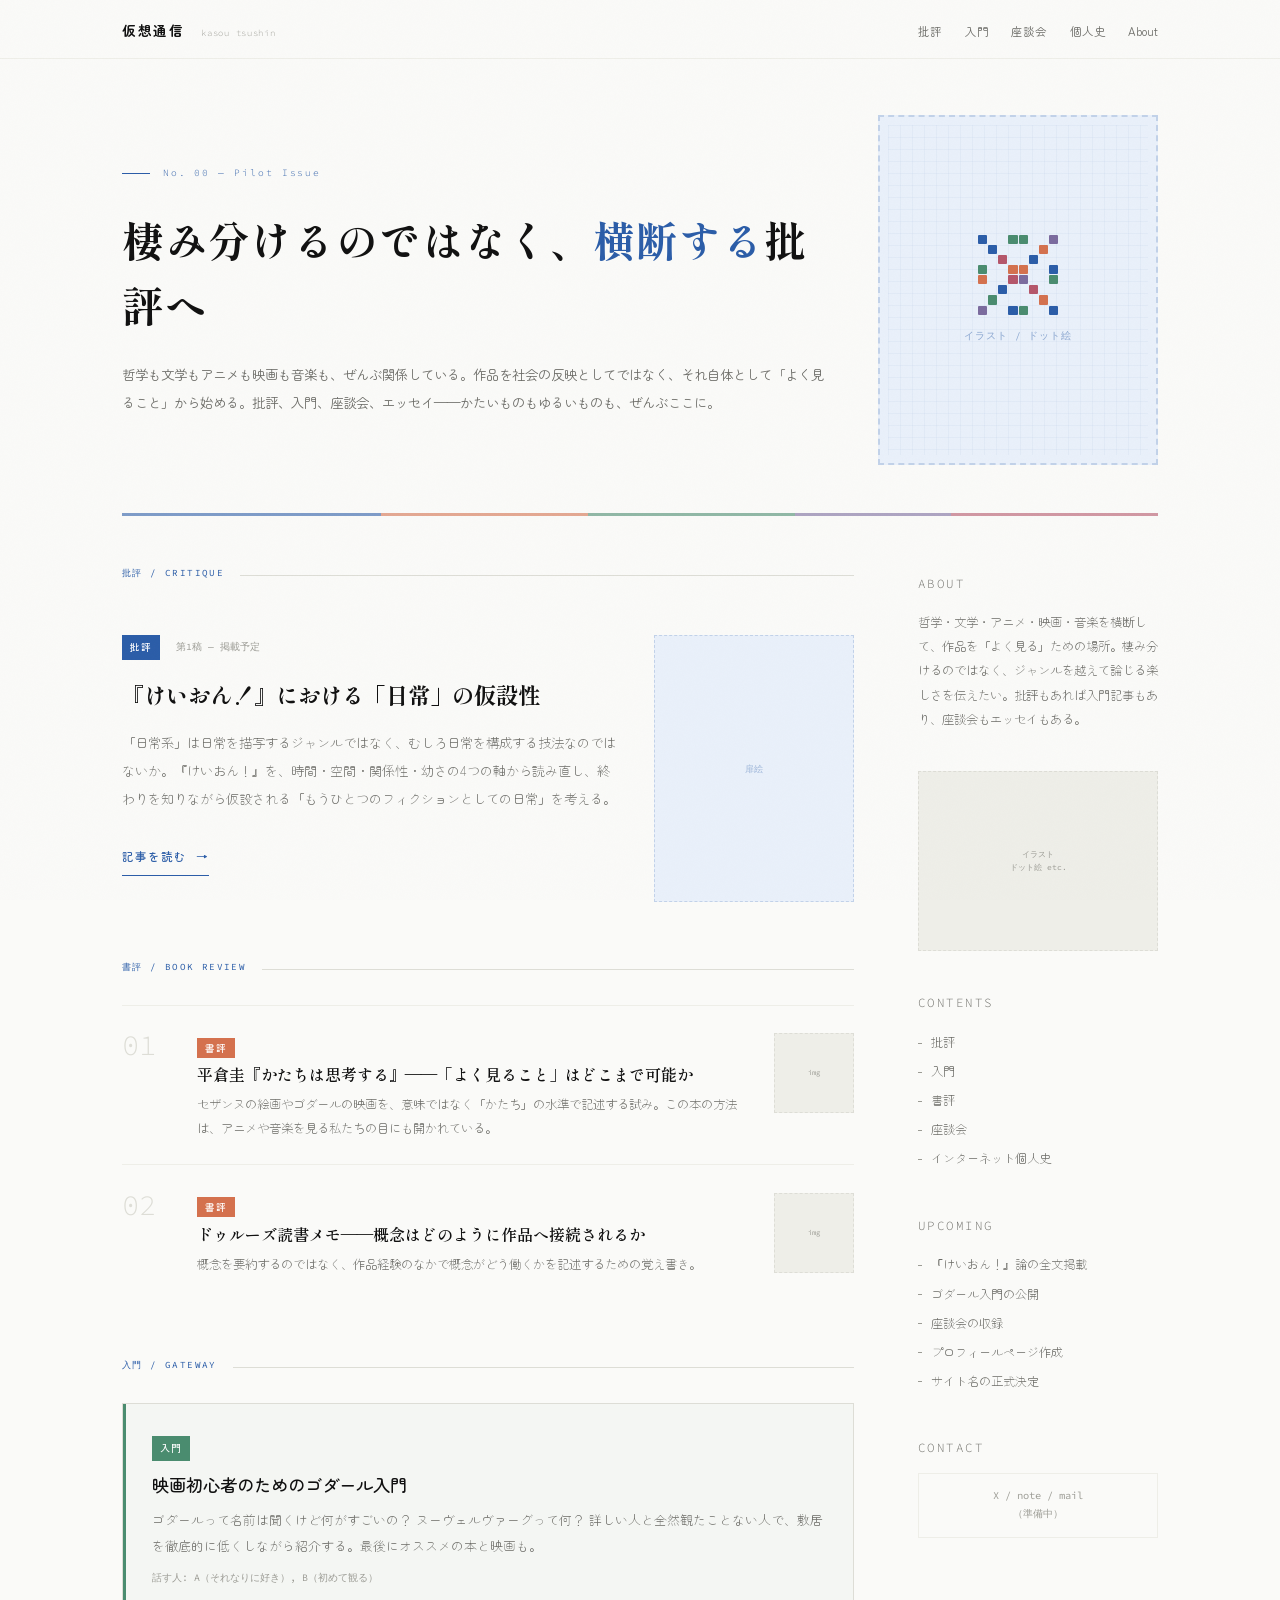
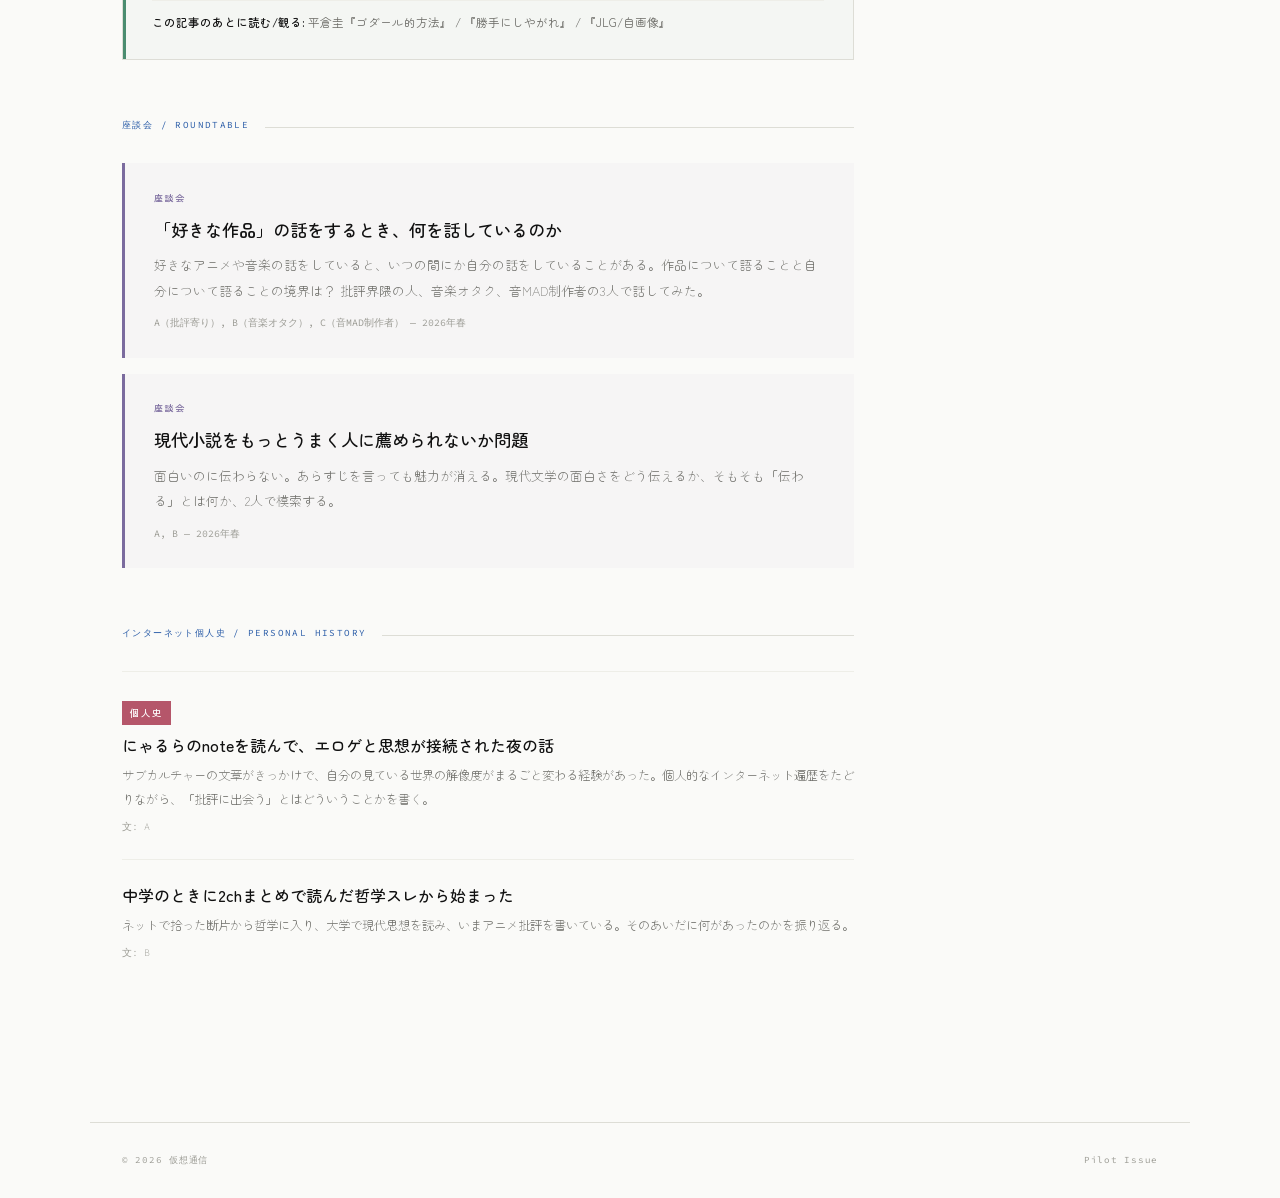
<file: index.html>
<!DOCTYPE html>
<html lang="ja">
<head>
  <meta charset="UTF-8">
  <meta name="viewport" content="width=device-width, initial-scale=1.0">
  <title>仮想通信</title>
  <link rel="stylesheet" href="style.css">
</head>
<body>

  <header class="site-header">
    <div class="header-inner">
      <div>
        <a href="index.html" class="site-title">仮想通信</a>
        <span class="site-title-sub">kasou tsushin</span>
      </div>
      <button class="nav-toggle" aria-label="メニュー" onclick="document.querySelector('.site-nav').classList.toggle('open')">
        <span></span><span></span><span></span>
      </button>
      <nav class="site-nav">
        <ul>
          <li><a href="#critique">批評</a></li>
          <li><a href="#intro">入門</a></li>
          <li><a href="#zadankai">座談会</a></li>
          <li><a href="#history">個人史</a></li>
          <li><a href="#about">About</a></li>
        </ul>
      </nav>
    </div>
  </header>

  <!-- Hero -->
  <section class="hero">
    <div class="hero-text">
      <p class="hero-issue">No. 00 — Pilot Issue</p>
      <h1>棲み分けるのではなく、<em>横断する</em>批評へ</h1>
      <p class="hero-desc">哲学も文学もアニメも映画も音楽も、ぜんぶ関係している。作品を社会の反映としてではなく、それ自体として「よく見ること」から始める。批評、入門、座談会、エッセイ——かたいものもゆるいものも、ぜんぶここに。</p>
    </div>
    <div class="hero-visual">
      <div class="pixel-deco" aria-hidden="true">
        <span style="background:#2b5da8"></span><span></span><span></span><span style="background:#4a8c6f"></span><span style="background:#4a8c6f"></span><span></span><span></span><span style="background:#7b6b9e"></span>
        <span></span><span style="background:#2b5da8"></span><span></span><span></span><span></span><span></span><span style="background:#d4714e"></span><span></span>
        <span></span><span></span><span style="background:#b5566a"></span><span></span><span></span><span style="background:#2b5da8"></span><span></span><span></span>
        <span style="background:#4a8c6f"></span><span></span><span></span><span style="background:#d4714e"></span><span style="background:#d4714e"></span><span></span><span></span><span style="background:#2b5da8"></span>
        <span style="background:#d4714e"></span><span></span><span></span><span style="background:#b5566a"></span><span style="background:#7b6b9e"></span><span></span><span></span><span style="background:#4a8c6f"></span>
        <span></span><span></span><span style="background:#2b5da8"></span><span></span><span></span><span style="background:#b5566a"></span><span></span><span></span>
        <span></span><span style="background:#4a8c6f"></span><span></span><span></span><span></span><span></span><span style="background:#d4714e"></span><span></span>
        <span style="background:#7b6b9e"></span><span></span><span></span><span style="background:#2b5da8"></span><span style="background:#4a8c6f"></span><span></span><span></span><span style="background:#2b5da8"></span>
      </div>
      <span class="hero-visual-label">イラスト / ドット絵</span>
    </div>
  </section>

  <div class="divider divider-color"><div class="divider-line"></div></div>

  <div class="main-grid">
    <main>

      <!-- 批評 -->
      <section class="featured" id="critique">
        <div class="section-head">
          <span class="section-head-label">批評 / Critique</span>
          <span class="section-head-line"></span>
        </div>
        <div class="featured-card">
          <div class="featured-card-text">
            <div class="featured-meta">
              <span class="tag tag-critique">批評</span>
              <span class="status">第1稿 — 掲載予定</span>
            </div>
            <h3>『けいおん！』における「日常」の仮設性</h3>
            <p class="excerpt">「日常系」は日常を描写するジャンルではなく、むしろ日常を構成する技法なのではないか。『けいおん！』を、時間・空間・関係性・幼さの4つの軸から読み直し、終わりを知りながら仮設される「もうひとつのフィクションとしての日常」を考える。</p>
            <a href="article-k-on.html" class="read-btn">記事を読む <span>→</span></a>
          </div>
          <div class="article-visual">
            <span class="article-visual-label">扉絵</span>
          </div>
        </div>
      </section>

      <!-- 書評 -->
      <section class="articles-section">
        <div class="section-head">
          <span class="section-head-label">書評 / Book Review</span>
          <span class="section-head-line"></span>
        </div>

        <article class="article-item">
          <span class="article-num">01</span>
          <div>
            <span class="tag tag-review">書評</span>
            <h3><a href="#">平倉圭『かたちは思考する』——「よく見ること」はどこまで可能か</a></h3>
            <p>セザンヌの絵画やゴダールの映画を、意味ではなく「かたち」の水準で記述する試み。この本の方法は、アニメや音楽を見る私たちの目にも開かれている。</p>
          </div>
          <div class="article-thumb">
            <span class="article-thumb-label">img</span>
          </div>
        </article>

        <article class="article-item">
          <span class="article-num">02</span>
          <div>
            <span class="tag tag-review">書評</span>
            <h3><a href="#">ドゥルーズ読書メモ——概念はどのように作品へ接続されるか</a></h3>
            <p>概念を要約するのではなく、作品経験のなかで概念がどう働くかを記述するための覚え書き。</p>
          </div>
          <div class="article-thumb">
            <span class="article-thumb-label">img</span>
          </div>
        </article>
      </section>

      <!-- 入門 -->
      <section class="intro-section" id="intro">
        <div class="section-head">
          <span class="section-head-label">入門 / Gateway</span>
          <span class="section-head-line"></span>
        </div>

        <div class="intro-card">
          <span class="tag tag-intro" style="margin-bottom:0.6rem;display:inline-block">入門</span>
          <h3><a href="#">映画初心者のためのゴダール入門</a></h3>
          <p class="intro-desc">ゴダールって名前は聞くけど何がすごいの？ ヌーヴェルヴァーグって何？ 詳しい人と全然観たことない人で、敷居を徹底的に低くしながら紹介する。最後にオススメの本と映画も。</p>
          <p class="participants">話す人: A（それなりに好き）, B（初めて観る）</p>
          <p class="intro-books"><strong>この記事のあとに読む/観る:</strong> 平倉圭『ゴダール的方法』 / 『勝手にしやがれ』 / 『JLG/自画像』</p>
        </div>
      </section>

      <!-- 座談会 -->
      <section class="zadankai-section" id="zadankai">
        <div class="section-head">
          <span class="section-head-label">座談会 / Roundtable</span>
          <span class="section-head-line"></span>
        </div>

        <div class="zadankai-card">
          <p class="zadankai-label">座談会</p>
          <h3><a href="#">「好きな作品」の話をするとき、何を話しているのか</a></h3>
          <p class="zadankai-desc">好きなアニメや音楽の話をしていると、いつの間にか自分の話をしていることがある。作品について語ることと自分について語ることの境界は？ 批評界隈の人、音楽オタク、音MAD制作者の3人で話してみた。</p>
          <p class="participants">A（批評寄り）, B（音楽オタク）, C（音MAD制作者） — 2026年春</p>
        </div>

        <div class="zadankai-card">
          <p class="zadankai-label">座談会</p>
          <h3><a href="#">現代小説をもっとうまく人に薦められないか問題</a></h3>
          <p class="zadankai-desc">面白いのに伝わらない。あらすじを言っても魅力が消える。現代文学の面白さをどう伝えるか、そもそも「伝わる」とは何か、2人で模索する。</p>
          <p class="participants">A, B — 2026年春</p>
        </div>
      </section>

      <!-- インターネット個人史 -->
      <section class="history-section" id="history">
        <div class="section-head">
          <span class="section-head-label">インターネット個人史 / Personal History</span>
          <span class="section-head-line"></span>
        </div>

        <article class="history-card">
          <span class="tag tag-history" style="margin-bottom:0.4rem;display:inline-block">個人史</span>
          <h3><a href="#">にゃるらのnoteを読んで、エロゲと思想が接続された夜の話</a></h3>
          <p>サブカルチャーの文章がきっかけで、自分の見ている世界の解像度がまるごと変わる経験があった。個人的なインターネット遍歴をたどりながら、「批評に出会う」とはどういうことかを書く。</p>
          <p class="author">文: A</p>
        </article>

        <article class="history-card">
          <h3><a href="#">中学のときに2chまとめで読んだ哲学スレから始まった</a></h3>
          <p>ネットで拾った断片から哲学に入り、大学で現代思想を読み、いまアニメ批評を書いている。そのあいだに何があったのかを振り返る。</p>
          <p class="author">文: B</p>
        </article>
      </section>

    </main>

    <!-- Sidebar -->
    <aside class="sidebar">

      <div class="sb" id="about">
        <p class="sb-head">About</p>
        <p>哲学・文学・アニメ・映画・音楽を横断して、作品を「よく見る」ための場所。棲み分けるのではなく、ジャンルを越えて論じる楽しさを伝えたい。批評もあれば入門記事もあり、座談会もエッセイもある。</p>
      </div>

      <div class="sb">
        <div class="sb-visual">
          <span class="sb-visual-label">イラスト<br>ドット絵 etc.</span>
        </div>
      </div>

      <div class="sb">
        <p class="sb-head">Contents</p>
        <ul class="sb-list">
          <li><a href="#critique">批評</a></li>
          <li><a href="#intro">入門</a></li>
          <li><a href="#">書評</a></li>
          <li><a href="#zadankai">座談会</a></li>
          <li><a href="#history">インターネット個人史</a></li>
        </ul>
      </div>

      <div class="sb">
        <p class="sb-head">Upcoming</p>
        <ul class="sb-list">
          <li>『けいおん！』論の全文掲載</li>
          <li>ゴダール入門の公開</li>
          <li>座談会の収録</li>
          <li>プロフィールページ作成</li>
          <li>サイト名の正式決定</li>
        </ul>
      </div>

      <div class="sb" id="contact">
        <p class="sb-head">Contact</p>
        <div class="contact-box">
          X / note / mail<br>（準備中）
        </div>
      </div>

    </aside>
  </div>

  <footer class="site-footer">
    <p>&copy; 2026 仮想通信</p>
    <p>Pilot Issue</p>
  </footer>

</body>
</html>
</file>
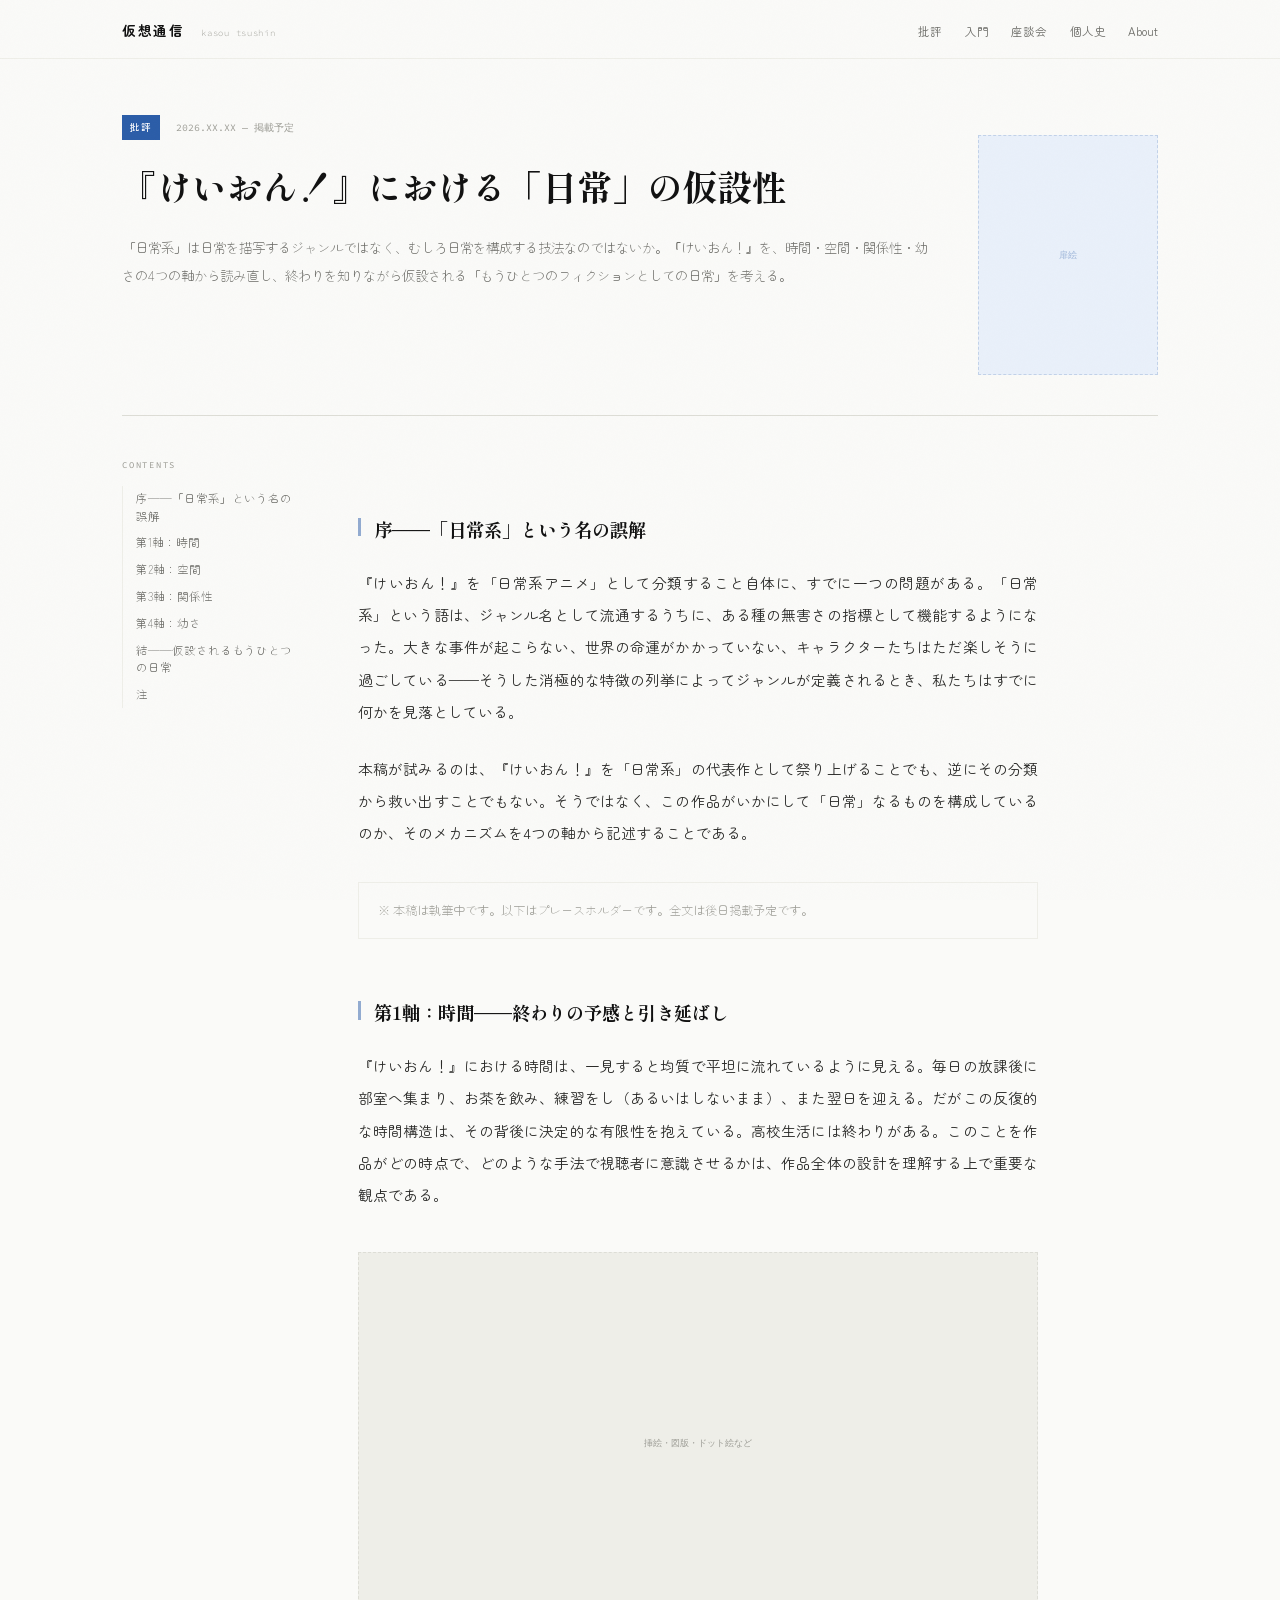
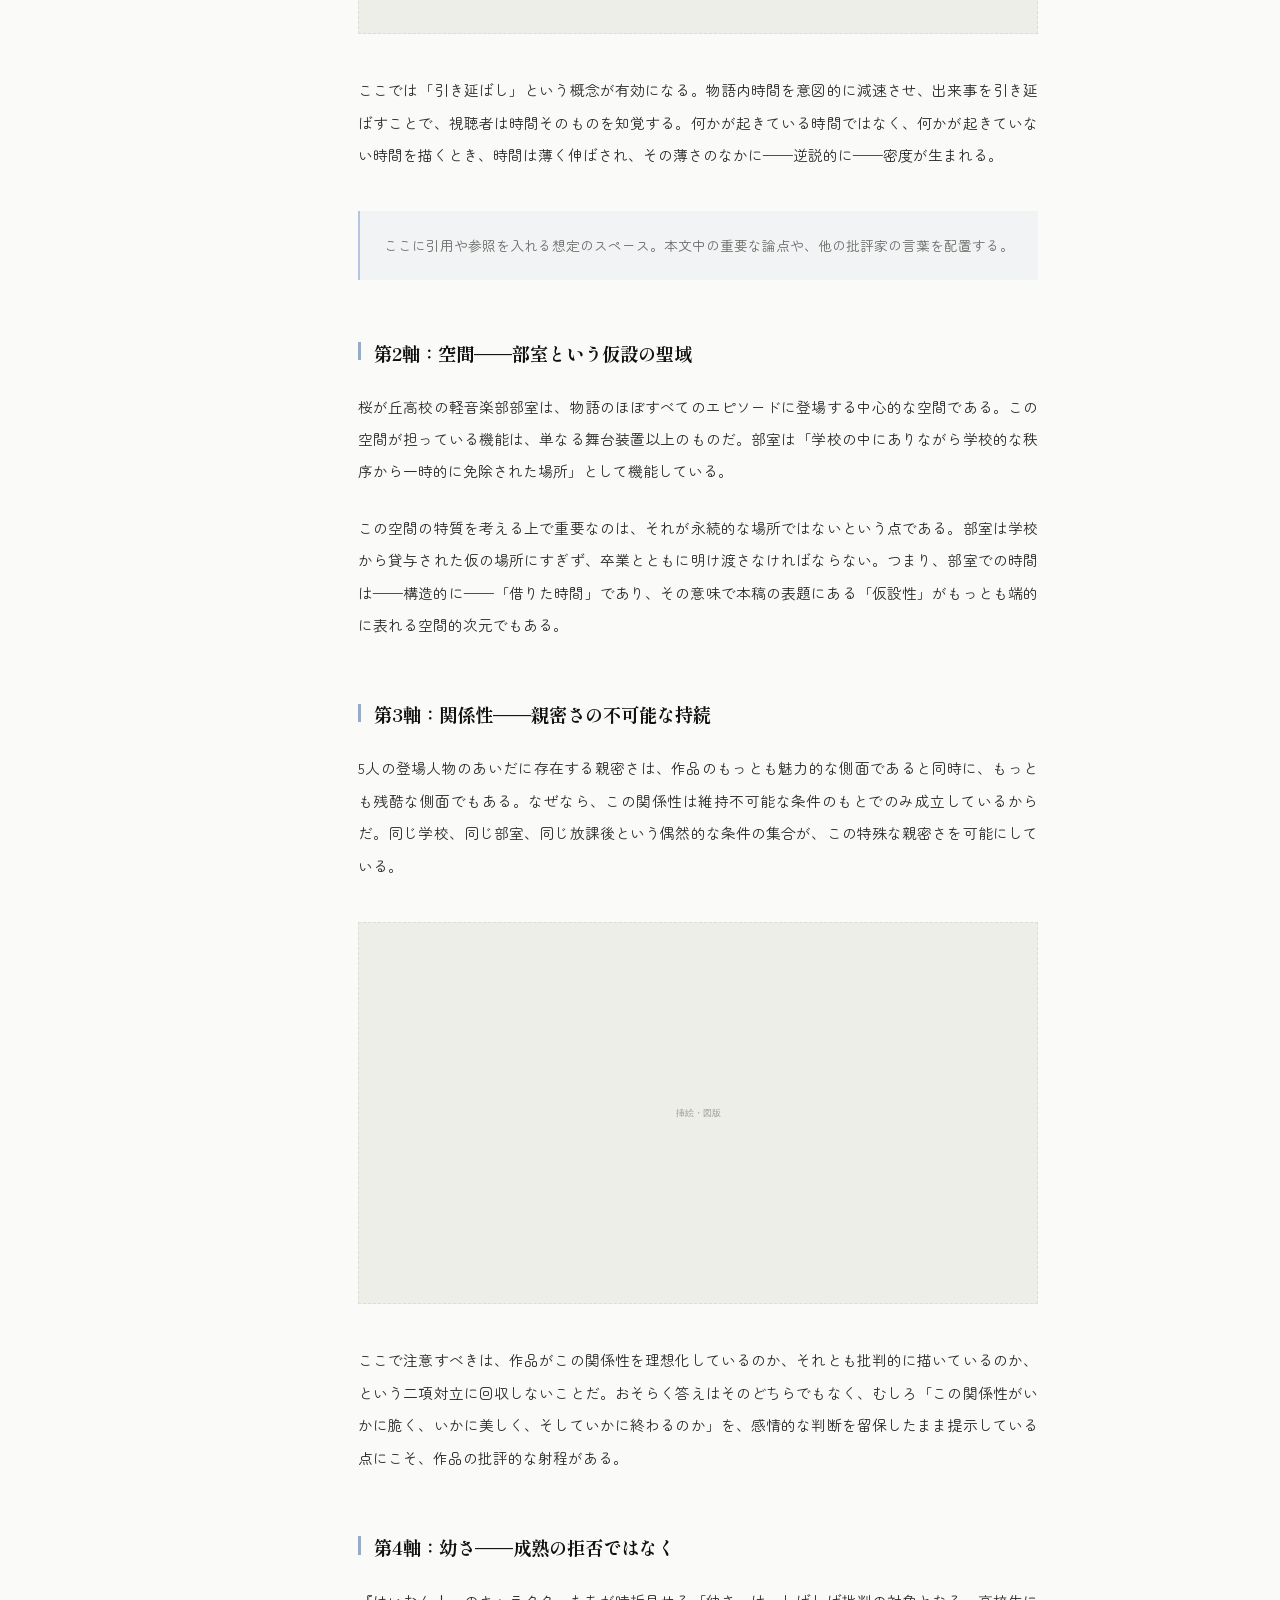
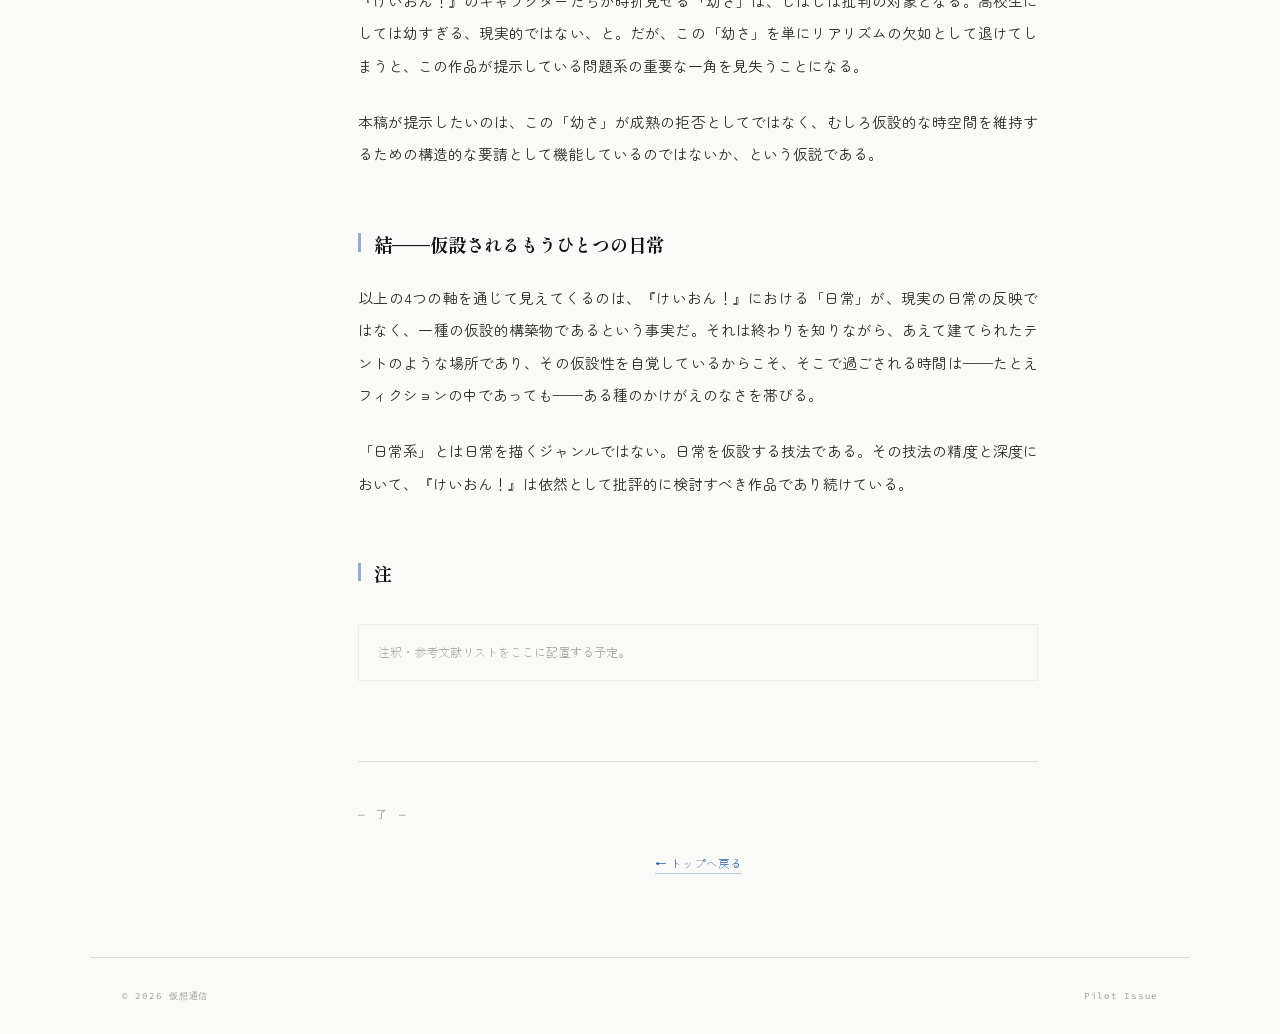
<file: article-k-on.html>
<!DOCTYPE html>
<html lang="ja">
<head>
  <meta charset="UTF-8">
  <meta name="viewport" content="width=device-width, initial-scale=1.0">
  <title>『けいおん！』における「日常」の仮設性 — 仮想通信</title>
  <link rel="stylesheet" href="style.css">
</head>
<body>

  <header class="site-header">
    <div class="header-inner">
      <div>
        <a href="index.html" class="site-title">仮想通信</a>
        <span class="site-title-sub">kasou tsushin</span>
      </div>
      <button class="nav-toggle" aria-label="メニュー" onclick="document.querySelector('.site-nav').classList.toggle('open')">
        <span></span><span></span><span></span>
      </button>
      <nav class="site-nav">
        <ul>
          <li><a href="index.html#critique">批評</a></li>
          <li><a href="index.html#intro">入門</a></li>
          <li><a href="index.html#zadankai">座談会</a></li>
          <li><a href="index.html#history">個人史</a></li>
          <li><a href="index.html#about">About</a></li>
        </ul>
      </nav>
    </div>
  </header>

  <header class="article-header">
    <div class="article-header-text">
      <div class="article-meta">
        <span class="tag tag-critique">批評</span>
        <span class="article-date">2026.XX.XX — 掲載予定</span>
      </div>
      <h1>『けいおん！』における「日常」の仮設性</h1>
      <p class="lead">「日常系」は日常を描写するジャンルではなく、むしろ日常を構成する技法なのではないか。『けいおん！』を、時間・空間・関係性・幼さの4つの軸から読み直し、終わりを知りながら仮設される「もうひとつのフィクションとしての日常」を考える。</p>
    </div>
    <div class="article-header-visual">
      <span class="article-visual-label">扉絵</span>
    </div>
  </header>

  <div class="header-divider"><div class="header-divider-line"></div></div>

  <div class="article-layout">

    <nav class="toc">
      <p class="toc-head">Contents</p>
      <ol>
        <li><a href="#sec1">序——「日常系」という名の誤解</a></li>
        <li><a href="#sec2">第1軸：時間</a></li>
        <li><a href="#sec3">第2軸：空間</a></li>
        <li><a href="#sec4">第3軸：関係性</a></li>
        <li><a href="#sec5">第4軸：幼さ</a></li>
        <li><a href="#sec6">結——仮設されるもうひとつの日常</a></li>
        <li><a href="#sec7">注</a></li>
      </ol>
    </nav>

    <article class="article-body">

      <h2 id="sec1">序——「日常系」という名の誤解</h2>

      <p>『けいおん！』を「日常系アニメ」として分類すること自体に、すでに一つの問題がある。「日常系」という語は、ジャンル名として流通するうちに、ある種の無害さの指標として機能するようになった。大きな事件が起こらない、世界の命運がかかっていない、キャラクターたちはただ楽しそうに過ごしている——そうした消極的な特徴の列挙によってジャンルが定義されるとき、私たちはすでに何かを見落としている。</p>

      <p>本稿が試みるのは、『けいおん！』を「日常系」の代表作として祭り上げることでも、逆にその分類から救い出すことでもない。そうではなく、この作品がいかにして「日常」なるものを構成しているのか、そのメカニズムを4つの軸から記述することである。</p>

      <div class="section-note">※ 本稿は執筆中です。以下はプレースホルダーです。全文は後日掲載予定です。</div>

      <h2 id="sec2">第1軸：時間——終わりの予感と引き延ばし</h2>

      <p>『けいおん！』における時間は、一見すると均質で平坦に流れているように見える。毎日の放課後に部室へ集まり、お茶を飲み、練習をし（あるいはしないまま）、また翌日を迎える。だがこの反復的な時間構造は、その背後に決定的な有限性を抱えている。高校生活には終わりがある。このことを作品がどの時点で、どのような手法で視聴者に意識させるかは、作品全体の設計を理解する上で重要な観点である。</p>

      <div class="inline-visual">
        <span class="inline-visual-label">挿絵・図版・ドット絵など</span>
      </div>

      <p>ここでは「引き延ばし」という概念が有効になる。物語内時間を意図的に減速させ、出来事を引き延ばすことで、視聴者は時間そのものを知覚する。何かが起きている時間ではなく、何かが起きていない時間を描くとき、時間は薄く伸ばされ、その薄さのなかに——逆説的に——密度が生まれる。</p>

      <blockquote>
        <p>ここに引用や参照を入れる想定のスペース。本文中の重要な論点や、他の批評家の言葉を配置する。</p>
      </blockquote>

      <h2 id="sec3">第2軸：空間——部室という仮設の聖域</h2>

      <p>桜が丘高校の軽音楽部部室は、物語のほぼすべてのエピソードに登場する中心的な空間である。この空間が担っている機能は、単なる舞台装置以上のものだ。部室は「学校の中にありながら学校的な秩序から一時的に免除された場所」として機能している。</p>

      <p>この空間の特質を考える上で重要なのは、それが永続的な場所ではないという点である。部室は学校から貸与された仮の場所にすぎず、卒業とともに明け渡さなければならない。つまり、部室での時間は——構造的に——「借りた時間」であり、その意味で本稿の表題にある「仮設性」がもっとも端的に表れる空間的次元でもある。</p>

      <h2 id="sec4">第3軸：関係性——親密さの不可能な持続</h2>

      <p>5人の登場人物のあいだに存在する親密さは、作品のもっとも魅力的な側面であると同時に、もっとも残酷な側面でもある。なぜなら、この関係性は維持不可能な条件のもとでのみ成立しているからだ。同じ学校、同じ部室、同じ放課後という偶然的な条件の集合が、この特殊な親密さを可能にしている。</p>

      <div class="inline-visual">
        <span class="inline-visual-label">挿絵・図版</span>
      </div>

      <p>ここで注意すべきは、作品がこの関係性を理想化しているのか、それとも批判的に描いているのか、という二項対立に回収しないことだ。おそらく答えはそのどちらでもなく、むしろ「この関係性がいかに脆く、いかに美しく、そしていかに終わるのか」を、感情的な判断を留保したまま提示している点にこそ、作品の批評的な射程がある。</p>

      <h2 id="sec5">第4軸：幼さ——成熟の拒否ではなく</h2>

      <p>『けいおん！』のキャラクターたちが時折見せる「幼さ」は、しばしば批判の対象となる。高校生にしては幼すぎる、現実的ではない、と。だが、この「幼さ」を単にリアリズムの欠如として退けてしまうと、この作品が提示している問題系の重要な一角を見失うことになる。</p>

      <p>本稿が提示したいのは、この「幼さ」が成熟の拒否としてではなく、むしろ仮設的な時空間を維持するための構造的な要請として機能しているのではないか、という仮説である。</p>

      <h2 id="sec6">結——仮設されるもうひとつの日常</h2>

      <p>以上の4つの軸を通じて見えてくるのは、『けいおん！』における「日常」が、現実の日常の反映ではなく、一種の仮設的構築物であるという事実だ。それは終わりを知りながら、あえて建てられたテントのような場所であり、その仮設性を自覚しているからこそ、そこで過ごされる時間は——たとえフィクションの中であっても——ある種のかけがえのなさを帯びる。</p>

      <p>「日常系」とは日常を描くジャンルではない。日常を仮設する技法である。その技法の精度と深度において、『けいおん！』は依然として批評的に検討すべき作品であり続けている。</p>

      <h2 id="sec7">注</h2>

      <div class="section-note">注釈・参考文献リストをここに配置する予定。</div>

      <div class="article-end">
        <p>— 了 —</p>
        <a href="index.html" class="back-link">← トップへ戻る</a>
      </div>

    </article>
  </div>

  <footer class="site-footer">
    <p>&copy; 2026 仮想通信</p>
    <p>Pilot Issue</p>
  </footer>

</body>
</html>
</file>
<file: style.css>
/* ===================================
   仮想通信 — v4
   =================================== */

@import url('https://fonts.googleapis.com/css2?family=Zen+Maru+Gothic:wght@300;400;500;700&family=Zen+Kaku+Gothic+New:wght@300;400;500;700&family=Shippori+Mincho:wght@400;600;700&family=Source+Code+Pro:ital,wght@0,300;0,400;1,300&display=swap');

:root {
  --issue-color:     #2b5da8;
  --issue-color-rgb: 43, 93, 168;
  --issue-pale:      #e9f0fa;

  --accent-warm:     #d4714e;
  --accent-warm-rgb: 212, 113, 78;
  --accent-green:    #4a8c6f;
  --accent-violet:   #7b6b9e;
  --accent-rose:     #b5566a;

  --bg:           #fafaf8;
  --fg:           #111111;
  --fg-body:      #2a2a28;
  --fg-sub:       #6b6b66;
  --fg-muted:     #9c9c95;
  --border:       #ddddd6;
  --border-faint: #eeeee8;

  --font-mincho: 'Shippori Mincho', 'YuMincho', '游明朝', serif;
  --font-gothic: 'Zen Maru Gothic', 'Zen Kaku Gothic New', 'Hiragino Kaku Gothic ProN', sans-serif;
  --font-gothic-sharp: 'Zen Kaku Gothic New', 'Hiragino Kaku Gothic ProN', sans-serif;
  --font-mono:   'Source Code Pro', 'Courier New', monospace;

  --content-max: 1100px;
  --gap: 2rem;
}

*, *::before, *::after { margin: 0; padding: 0; box-sizing: border-box; }
html { font-size: 16px; scroll-behavior: smooth; }

body {
  font-family: var(--font-gothic);
  color: var(--fg-body);
  background: var(--bg);
  line-height: 1.95;
  -webkit-font-smoothing: antialiased;
}

body::before {
  content: '';
  position: fixed;
  inset: 0;
  pointer-events: none;
  z-index: 9999;
  opacity: 0.02;
  background-image: url("data:image/svg+xml,%3Csvg viewBox='0 0 256 256' xmlns='http://www.w3.org/2000/svg'%3E%3Cfilter id='n'%3E%3CfeTurbulence type='fractalNoise' baseFrequency='0.9' numOctaves='4' stitchTiles='stitch'/%3E%3C/filter%3E%3Crect width='100%25' height='100%25' filter='url(%23n)'/%3E%3C/svg%3E");
  background-size: 256px;
}

a { color: inherit; text-decoration: none; }
img { max-width: 100%; display: block; }

/* === Header === */
.site-header {
  position: sticky; top: 0; z-index: 100;
  background: rgba(250, 250, 248, 0.92);
  backdrop-filter: blur(12px);
  border-bottom: 1px solid var(--border-faint);
}
.header-inner {
  max-width: var(--content-max);
  margin: 0 auto;
  padding: 0.85rem var(--gap);
  display: flex;
  align-items: baseline;
  justify-content: space-between;
}
.site-title {
  font-family: var(--font-gothic);
  font-size: 0.85rem;
  font-weight: 700;
  letter-spacing: 0.12em;
  color: var(--fg);
}
.site-title-sub {
  font-family: var(--font-mono);
  font-size: 0.55rem;
  font-weight: 300;
  letter-spacing: 0.08em;
  color: var(--fg-muted);
  margin-left: 0.8rem;
}
.site-nav ul { display: flex; gap: 1.4rem; list-style: none; }
.site-nav a {
  font-family: var(--font-gothic);
  font-size: 0.72rem;
  font-weight: 400;
  color: var(--fg-sub);
  transition: color 0.2s;
}
.site-nav a:hover { color: var(--fg); }
.nav-toggle {
  display: none;
  background: none; border: none; cursor: pointer; padding: 4px;
}
.nav-toggle span {
  display: block; width: 18px; height: 1px; background: var(--fg); margin: 5px 0;
}

/* === Hero === */
.hero {
  max-width: var(--content-max);
  margin: 0 auto;
  padding: 3.5rem var(--gap) 3rem;
  display: grid;
  grid-template-columns: 1fr 280px;
  gap: 3rem;
  align-items: center;
}
.hero-issue {
  font-family: var(--font-mono);
  font-size: 0.6rem;
  font-weight: 300;
  letter-spacing: 0.2em;
  color: var(--issue-color);
  margin-bottom: 1.5rem;
  display: flex;
  align-items: center;
  gap: 0.8rem;
}
.hero-issue::before {
  content: '';
  display: block;
  width: 28px; height: 1px;
  background: var(--issue-color);
}
.hero h1 {
  font-family: var(--font-mincho);
  font-size: clamp(1.7rem, 4vw, 2.6rem);
  font-weight: 700;
  line-height: 1.55;
  letter-spacing: 0.02em;
  color: var(--fg);
}
.hero h1 em {
  font-style: normal;
  color: var(--issue-color);
}
.hero-desc {
  margin-top: 1.5rem;
  font-size: 0.84rem;
  font-weight: 400;
  line-height: 2.1;
  color: var(--fg-sub);
}

.hero-visual {
  aspect-ratio: 4 / 5;
  background: var(--issue-pale);
  border: 2px dashed rgba(var(--issue-color-rgb), 0.2);
  display: flex;
  flex-direction: column;
  align-items: center;
  justify-content: center;
  gap: 0.8rem;
  position: relative;
  overflow: hidden;
}
.hero-visual::before {
  content: '';
  position: absolute;
  inset: 8px;
  background:
    linear-gradient(90deg, rgba(var(--issue-color-rgb), 0.08) 1px, transparent 1px),
    linear-gradient(rgba(var(--issue-color-rgb), 0.08) 1px, transparent 1px);
  background-size: 12px 12px;
  opacity: 0.5;
}
.hero-visual-label {
  font-family: var(--font-mono);
  font-size: 0.6rem;
  color: rgba(var(--issue-color-rgb), 0.5);
  letter-spacing: 0.1em;
  z-index: 1;
}
.pixel-deco {
  width: 80px; height: 80px;
  z-index: 1;
  display: grid;
  grid-template-columns: repeat(8, 1fr);
  grid-template-rows: repeat(8, 1fr);
  gap: 1px;
}
.pixel-deco span { border-radius: 1px; }

/* === Divider === */
.divider {
  max-width: var(--content-max);
  margin: 0 auto;
  padding: 0 var(--gap);
}
.divider-line { height: 1px; background: var(--border); }
.divider-color .divider-line {
  height: 3px;
  background: linear-gradient(
    90deg,
    var(--issue-color) 0%, var(--issue-color) 25%,
    var(--accent-warm) 25%, var(--accent-warm) 45%,
    var(--accent-green) 45%, var(--accent-green) 65%,
    var(--accent-violet) 65%, var(--accent-violet) 80%,
    var(--accent-rose) 80%, var(--accent-rose) 100%
  );
  opacity: 0.6;
}

/* === Main Layout === */
.main-grid {
  display: grid;
  grid-template-columns: 1fr 240px;
  gap: 4rem;
  max-width: var(--content-max);
  margin: 0 auto;
  padding: 3rem var(--gap) 5rem;
}

/* === Section Head === */
.section-head {
  display: flex;
  align-items: baseline;
  gap: 1rem;
  margin-bottom: 1.8rem;
}
.section-head-label {
  font-family: var(--font-mono);
  font-size: 0.58rem;
  font-weight: 400;
  letter-spacing: 0.15em;
  color: var(--issue-color);
  text-transform: uppercase;
  white-space: nowrap;
}
.section-head-line { flex: 1; height: 1px; background: var(--border); }

/* === Featured === */
.featured { margin-bottom: 3.5rem; }
.featured-card {
  padding: 0;
  display: grid;
  grid-template-columns: 1fr 200px;
  gap: 2rem;
  align-items: start;
}
.featured-card-text { padding: 1.5rem 0; }
.featured-meta {
  display: flex;
  align-items: center;
  gap: 1rem;
  margin-bottom: 1rem;
}
.tag {
  font-family: var(--font-gothic-sharp);
  font-size: 0.6rem;
  font-weight: 500;
  letter-spacing: 0.1em;
  padding: 3px 8px;
  color: #fff;
}
.status {
  font-family: var(--font-mono);
  font-size: 0.6rem;
  color: var(--fg-muted);
}
.featured-card h3 {
  font-family: var(--font-mincho);
  font-size: 1.4rem;
  font-weight: 700;
  line-height: 1.65;
  color: var(--fg);
  margin-bottom: 1rem;
}
.featured-card .excerpt {
  font-size: 0.83rem;
  font-weight: 300;
  line-height: 2.1;
  color: var(--fg-sub);
}
.read-btn {
  display: inline-flex;
  align-items: center;
  gap: 0.6rem;
  margin-top: 1.5rem;
  font-size: 0.72rem;
  font-weight: 500;
  letter-spacing: 0.08em;
  color: var(--issue-color);
  padding: 0.5rem 0;
  border-bottom: 1px solid var(--issue-color);
  transition: gap 0.3s;
}
.read-btn:hover { gap: 1rem; }

.article-visual {
  aspect-ratio: 3 / 4;
  background: var(--issue-pale);
  border: 1.5px dashed rgba(var(--issue-color-rgb), 0.2);
  display: flex;
  align-items: center;
  justify-content: center;
  margin-top: 1.5rem;
}
.article-visual-label {
  font-family: var(--font-mono);
  font-size: 0.55rem;
  color: rgba(var(--issue-color-rgb), 0.4);
  text-align: center;
  line-height: 1.6;
}

/* === Article List === */
.articles-section { margin-bottom: 3.5rem; }
.article-item {
  padding: 1.5rem 0;
  border-top: 1px solid var(--border-faint);
  display: grid;
  grid-template-columns: 56px 1fr 80px;
  gap: 1.2rem;
  align-items: start;
}
.article-num {
  font-family: var(--font-mono);
  font-size: 1.8rem;
  font-weight: 300;
  color: var(--border);
  line-height: 1;
  padding-top: 0.1rem;
}
.article-item .tag { margin-bottom: 0.4rem; }

.tag-critique { background: var(--issue-color); }
.tag-intro    { background: var(--accent-green); }
.tag-review   { background: var(--accent-warm); }
.tag-zadankai { background: var(--accent-violet); }
.tag-history  { background: var(--accent-rose); }

.article-item h3 {
  font-family: var(--font-mincho);
  font-size: 1rem;
  font-weight: 600;
  line-height: 1.7;
  color: var(--fg);
  margin-bottom: 0.3rem;
  transition: color 0.2s;
}
.article-item h3:hover { color: var(--issue-color); }
.article-item > div > p {
  font-size: 0.78rem;
  font-weight: 300;
  line-height: 1.9;
  color: var(--fg-sub);
}
.article-thumb {
  aspect-ratio: 1;
  background: var(--border-faint);
  border: 1px dashed var(--border);
  display: flex;
  align-items: center;
  justify-content: center;
  margin-top: 0.2rem;
}
.article-thumb-label {
  font-family: var(--font-mono);
  font-size: 0.45rem;
  color: var(--fg-muted);
  text-align: center;
}

/* === 入門 (Intro/Gateway) === */
.intro-section { margin-bottom: 3.5rem; }

.intro-card {
  padding: 1.6rem 1.8rem;
  border: 1px solid var(--border);
  background: rgba(74, 140, 111, 0.03);
  position: relative;
}
.intro-card::before {
  content: '';
  position: absolute;
  left: 0; top: 0;
  width: 3px; height: 100%;
  background: var(--accent-green);
}
.intro-card h3 {
  font-family: var(--font-gothic);
  font-size: 1.08rem;
  font-weight: 500;
  line-height: 1.7;
  color: var(--fg);
  margin-bottom: 0.5rem;
}
.intro-card h3 a { color: inherit; transition: color 0.2s; }
.intro-card h3 a:hover { color: var(--accent-green); }
.intro-card .intro-desc {
  font-size: 0.8rem;
  font-weight: 300;
  line-height: 2;
  color: var(--fg-sub);
}
.intro-card .participants {
  font-family: var(--font-mono);
  font-size: 0.62rem;
  color: var(--fg-muted);
  margin-top: 0.6rem;
}
.intro-card .intro-books {
  margin-top: 0.8rem;
  font-size: 0.72rem;
  font-weight: 400;
  color: var(--fg-sub);
  padding-top: 0.6rem;
  border-top: 1px solid var(--border-faint);
}
.intro-card .intro-books strong {
  font-weight: 500;
  color: var(--fg);
}

/* === 座談会 === */
.zadankai-section { margin-bottom: 3.5rem; }

.zadankai-card {
  padding: 1.6rem 1.8rem;
  border-left: 3px solid var(--accent-violet);
  background: rgba(123, 107, 158, 0.03);
  margin-bottom: 1rem;
}
.zadankai-label {
  font-family: var(--font-gothic-sharp);
  font-size: 0.58rem;
  font-weight: 500;
  letter-spacing: 0.15em;
  color: var(--accent-violet);
  margin-bottom: 0.5rem;
}
.zadankai-card h3 {
  font-size: 1.08rem;
  font-weight: 500;
  line-height: 1.7;
  color: var(--fg);
  margin-bottom: 0.5rem;
}
.zadankai-card h3 a { color: inherit; transition: color 0.2s; }
.zadankai-card h3 a:hover { color: var(--accent-violet); }
.zadankai-card .zadankai-desc {
  font-size: 0.8rem;
  font-weight: 300;
  line-height: 2;
  color: var(--fg-sub);
}
.zadankai-card .participants {
  font-family: var(--font-mono);
  font-size: 0.62rem;
  color: var(--fg-muted);
  margin-top: 0.6rem;
}

/* === インターネット個人史 === */
.history-section { margin-bottom: 3.5rem; }

.history-card {
  padding: 1.4rem 0;
  border-top: 1px solid var(--border-faint);
}
.history-card h3 {
  font-family: var(--font-gothic);
  font-size: 1rem;
  font-weight: 500;
  line-height: 1.7;
  color: var(--fg);
  margin-bottom: 0.3rem;
}
.history-card h3 a { color: inherit; transition: color 0.2s; }
.history-card h3 a:hover { color: var(--accent-rose); }
.history-card p {
  font-size: 0.78rem;
  font-weight: 300;
  line-height: 1.9;
  color: var(--fg-sub);
}
.history-card .author {
  font-family: var(--font-mono);
  font-size: 0.62rem;
  color: var(--fg-muted);
  margin-top: 0.4rem;
}

/* === Sidebar === */
.sidebar {
  display: flex;
  flex-direction: column;
  gap: 2.5rem;
  padding-top: 0.5rem;
}
.sb-head {
  font-family: var(--font-mono);
  font-size: 0.55rem;
  font-weight: 400;
  letter-spacing: 0.2em;
  text-transform: uppercase;
  color: var(--fg-muted);
  margin-bottom: 0.8rem;
}
.sb p {
  font-size: 0.78rem;
  font-weight: 300;
  line-height: 1.95;
  color: var(--fg-sub);
}
.sb-list {
  list-style: none;
  font-size: 0.76rem;
  font-weight: 300;
  line-height: 1.6;
  color: var(--fg-sub);
}
.sb-list li {
  padding: 0.3rem 0 0.3rem 0.8rem;
  position: relative;
}
.sb-list li::before {
  content: '';
  position: absolute;
  left: 0; top: 50%;
  width: 4px; height: 1px;
  background: var(--fg-muted);
}
.sb-list a { transition: color 0.2s; }
.sb-list a:hover { color: var(--issue-color); }

.sb-visual {
  aspect-ratio: 4 / 3;
  background: var(--border-faint);
  border: 1.5px dashed var(--border);
  display: flex;
  align-items: center;
  justify-content: center;
}
.sb-visual-label {
  font-family: var(--font-mono);
  font-size: 0.5rem;
  color: var(--fg-muted);
  text-align: center;
  line-height: 1.6;
}

.contact-box {
  font-family: var(--font-mono);
  font-size: 0.65rem;
  color: var(--fg-muted);
  padding: 0.8rem;
  border: 1px solid var(--border-faint);
  text-align: center;
  line-height: 1.8;
}

/* === Footer === */
.site-footer {
  border-top: 1px solid var(--border);
  padding: 1.8rem var(--gap);
  display: flex;
  justify-content: space-between;
  align-items: baseline;
  max-width: var(--content-max);
  margin: 0 auto;
}
.site-footer p {
  font-family: var(--font-mono);
  font-size: 0.58rem;
  letter-spacing: 0.08em;
  color: var(--fg-muted);
}

/* === Article Detail === */
.article-header {
  max-width: var(--content-max);
  margin: 0 auto;
  padding: 3.5rem var(--gap) 2.5rem;
  display: grid;
  grid-template-columns: 1fr 180px;
  gap: 2.5rem;
  align-items: start;
}
.article-meta {
  display: flex;
  align-items: center;
  gap: 1rem;
  margin-bottom: 1.2rem;
  flex-wrap: wrap;
}
.article-date {
  font-family: var(--font-mono);
  font-size: 0.62rem;
  color: var(--fg-muted);
}
.article-header h1 {
  font-family: var(--font-mincho);
  font-size: clamp(1.5rem, 3.5vw, 2.2rem);
  font-weight: 700;
  line-height: 1.55;
  color: var(--fg);
}
.article-header .lead {
  margin-top: 1.2rem;
  font-size: 0.84rem;
  font-weight: 300;
  line-height: 2.1;
  color: var(--fg-sub);
}
.article-header-visual {
  aspect-ratio: 3 / 4;
  background: var(--issue-pale);
  border: 1.5px dashed rgba(var(--issue-color-rgb), 0.2);
  display: flex;
  align-items: center;
  justify-content: center;
  margin-top: 1.2rem;
}
.header-divider {
  max-width: var(--content-max);
  margin: 0 auto;
  padding: 0 var(--gap);
}
.header-divider-line { height: 1px; background: var(--border); }

.article-layout {
  display: grid;
  grid-template-columns: 180px 1fr;
  gap: 3.5rem;
  max-width: var(--content-max);
  margin: 0 auto;
  padding: 2.5rem var(--gap) 5rem;
}

.toc { position: sticky; top: 4.5rem; align-self: start; }
.toc-head {
  font-family: var(--font-mono);
  font-size: 0.55rem;
  font-weight: 400;
  letter-spacing: 0.2em;
  text-transform: uppercase;
  color: var(--fg-muted);
  margin-bottom: 0.8rem;
}
.toc ol { list-style: none; }
.toc li {
  font-size: 0.72rem;
  font-weight: 300;
  line-height: 1.5;
  padding: 0.3rem 0 0.3rem 0.8rem;
  border-left: 1px solid var(--border-faint);
  color: var(--fg-sub);
  transition: border-color 0.2s, color 0.2s;
}
.toc li:hover { border-left-color: var(--issue-color); color: var(--fg); }
.toc li a { color: inherit; }

.article-body { max-width: 680px; }
.article-body h2 {
  font-family: var(--font-mincho);
  font-size: 1.15rem;
  font-weight: 700;
  margin-top: 3.5rem;
  margin-bottom: 1.2rem;
  color: var(--fg);
  position: relative;
  padding-left: 1rem;
}
.article-body h2::before {
  content: '';
  position: absolute;
  left: 0; top: 0.35em;
  width: 3px; height: 1em;
  background: var(--issue-color);
  opacity: 0.5;
}
.article-body h3 {
  font-family: var(--font-mincho);
  font-size: 1rem;
  font-weight: 600;
  margin-top: 2.5rem;
  margin-bottom: 0.8rem;
}
.article-body p {
  font-family: var(--font-gothic);
  font-size: 0.92rem;
  font-weight: 400;
  line-height: 2.2;
  margin-bottom: 1.5rem;
  text-align: justify;
  word-break: break-all;
  overflow-wrap: break-word;
  color: var(--fg-body);
}
.article-body blockquote {
  margin: 2.5rem 0;
  padding: 1.2rem 1.5rem;
  background: rgba(var(--issue-color-rgb), 0.04);
  border-left: 2px solid rgba(var(--issue-color-rgb), 0.3);
}
.article-body blockquote p {
  font-size: 0.85rem;
  color: var(--fg-sub);
  margin-bottom: 0;
}
.inline-visual {
  margin: 2.5rem 0;
  aspect-ratio: 16 / 9;
  background: var(--border-faint);
  border: 1.5px dashed var(--border);
  display: flex;
  align-items: center;
  justify-content: center;
}
.inline-visual-label {
  font-family: var(--font-mono);
  font-size: 0.55rem;
  color: var(--fg-muted);
  text-align: center;
  line-height: 1.6;
}
.section-note {
  font-size: 0.76rem;
  font-weight: 300;
  color: var(--fg-muted);
  line-height: 1.9;
  margin: 2rem 0;
  padding: 1rem 1.2rem;
  border: 1px solid var(--border-faint);
}
.article-end {
  margin-top: 5rem;
  padding-top: 2.5rem;
  border-top: 1px solid var(--border);
  text-align: center;
}
.article-end p {
  font-family: var(--font-mono);
  font-size: 0.7rem;
  color: var(--fg-muted);
  letter-spacing: 0.2em;
  margin-bottom: 1.2rem;
}
.back-link {
  font-size: 0.72rem;
  font-weight: 300;
  color: var(--issue-color);
  border-bottom: 1px solid rgba(var(--issue-color-rgb), 0.3);
  padding-bottom: 2px;
  transition: border-color 0.2s;
}
.back-link:hover { border-bottom-color: var(--issue-color); }

/* === Responsive === */
@media (max-width: 860px) {
  .hero { grid-template-columns: 1fr; gap: 2rem; }
  .hero-visual { max-width: 240px; }
  .main-grid { grid-template-columns: 1fr; gap: 3rem; }
  .featured-card { grid-template-columns: 1fr; }
  .article-visual { max-width: 160px; }
  .article-item { grid-template-columns: 48px 1fr; }
  .article-thumb { display: none; }
  .article-layout { grid-template-columns: 1fr; gap: 0; }
  .toc {
    position: static;
    margin-bottom: 2rem;
    padding-bottom: 1.5rem;
    border-bottom: 1px solid var(--border-faint);
  }
  .article-header { grid-template-columns: 1fr; }
  .article-header-visual { max-width: 160px; }
}

@media (max-width: 640px) {
  .nav-toggle { display: block; }
  .site-nav { display: none; width: 100%; padding-top: 0.6rem; }
  .site-nav.open { display: block; }
  .site-nav ul { flex-direction: column; gap: 0.5rem; }
  .header-inner { flex-wrap: wrap; }
  .site-title-sub { display: none; }
  .hero { padding: 2.5rem var(--gap) 2rem; }
  .hero h1 { font-size: 1.4rem; }
  .main-grid { padding: 2rem var(--gap) 3rem; }
  .article-item { grid-template-columns: 1fr; gap: 0; }
  .article-num { display: none; }
  .featured-card h3 { font-size: 1.2rem; }
  .zadankai-card, .intro-card { padding: 1.2rem 1.4rem; }
  .site-footer { flex-direction: column; gap: 0.5rem; }
}
</file>
